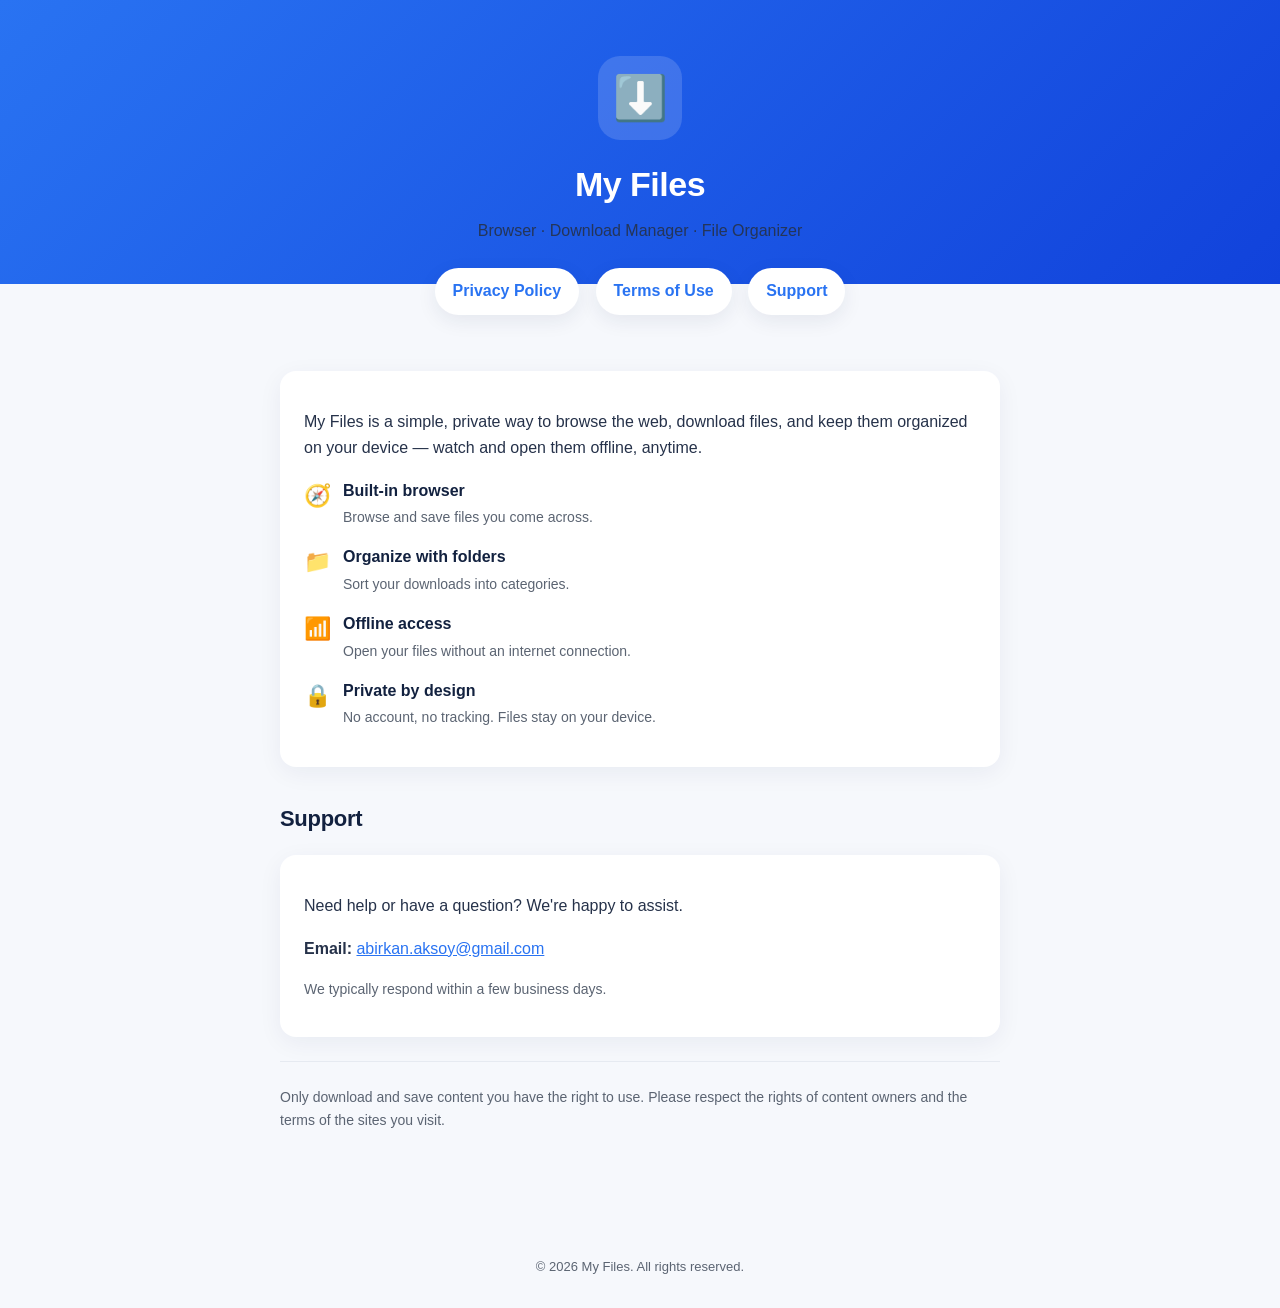
<file: index.html>
<!doctype html>
<html lang="en">
<head>
  <meta charset="utf-8">
  <meta name="viewport" content="width=device-width, initial-scale=1">
  <title>My Files — Browser &amp; Download Manager</title>
  <meta name="description" content="My Files is a browser, download manager and file organizer for iOS.">
  <link rel="stylesheet" href="style.css">
</head>
<body>
  <header class="hero">
    <div class="badge">⬇️</div>
    <h1>My Files</h1>
    <p>Browser · Download Manager · File Organizer</p>
  </header>

  <nav class="links">
    <a href="privacy.html">Privacy Policy</a>
    <a href="terms.html">Terms of Use</a>
    <a href="#support">Support</a>
  </nav>

  <div class="wrap">
    <div class="card">
      <p>My Files is a simple, private way to browse the web, download files, and keep them
      organized on your device — watch and open them offline, anytime.</p>

      <div class="feature"><div class="ic">🧭</div><div><b>Built-in browser</b><br>
        <span class="muted">Browse and save files you come across.</span></div></div>
      <div class="feature"><div class="ic">📁</div><div><b>Organize with folders</b><br>
        <span class="muted">Sort your downloads into categories.</span></div></div>
      <div class="feature"><div class="ic">📶</div><div><b>Offline access</b><br>
        <span class="muted">Open your files without an internet connection.</span></div></div>
      <div class="feature"><div class="ic">🔒</div><div><b>Private by design</b><br>
        <span class="muted">No account, no tracking. Files stay on your device.</span></div></div>
    </div>

    <h2 id="support">Support</h2>
    <div class="card">
      <p>Need help or have a question? We're happy to assist.</p>
      <p><b>Email:</b> <a href="mailto:abirkan.aksoy@gmail.com">abirkan.aksoy@gmail.com</a></p>
      <p class="muted">We typically respond within a few business days.</p>
    </div>

    <hr>
    <p class="muted">Only download and save content you have the right to use. Please respect
    the rights of content owners and the terms of the sites you visit.</p>
  </div>

  <footer>© 2026 My Files. All rights reserved.</footer>
</body>
</html>
</file>
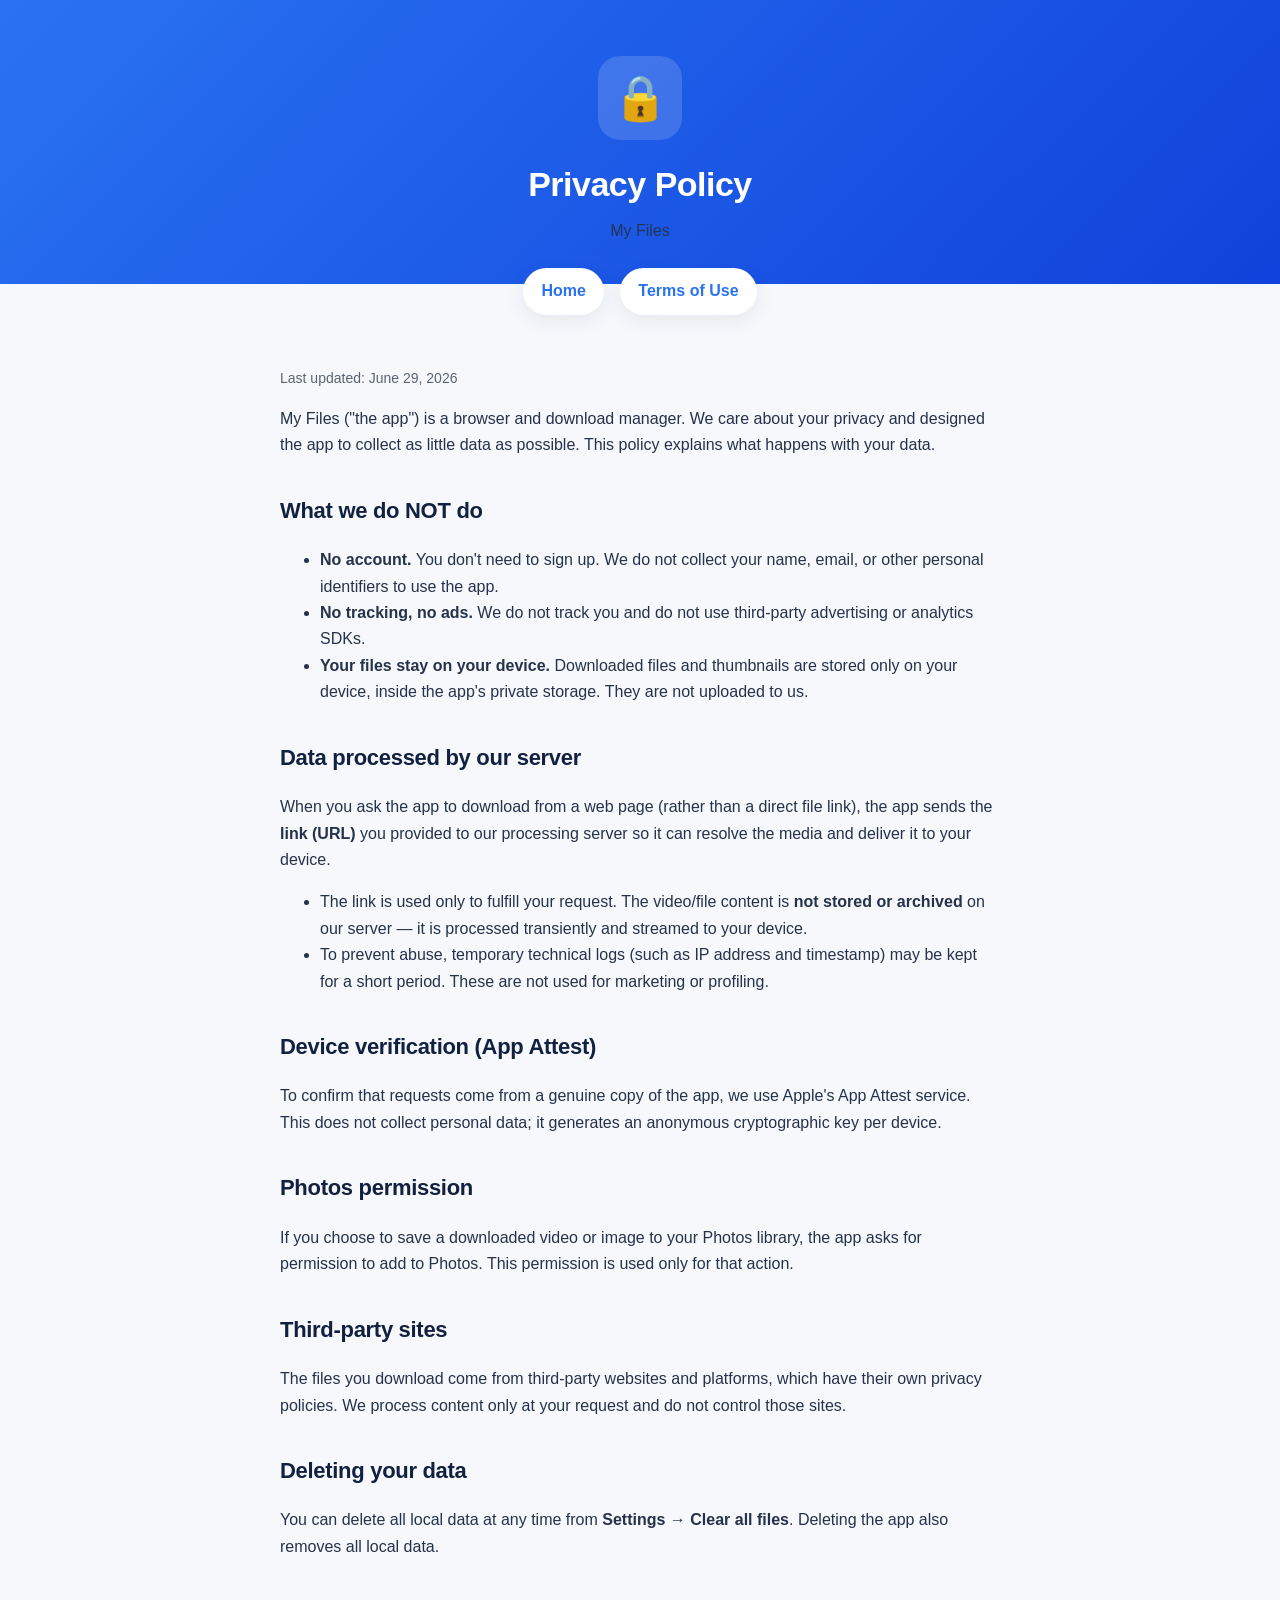
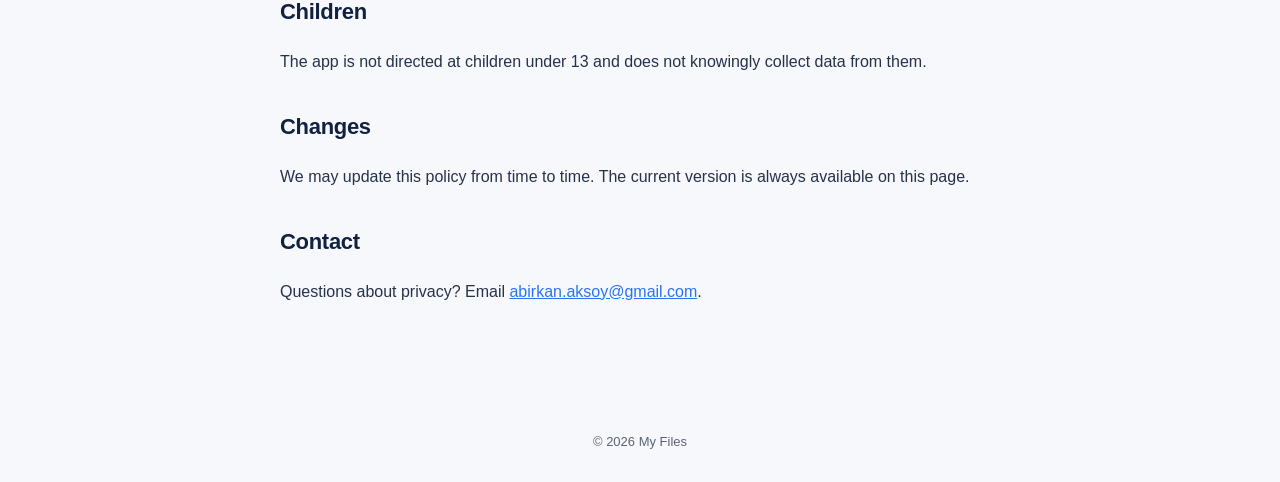
<file: privacy.html>
<!doctype html>
<html lang="en">
<head>
  <meta charset="utf-8">
  <meta name="viewport" content="width=device-width, initial-scale=1">
  <title>Privacy Policy — My Files</title>
  <link rel="stylesheet" href="style.css">
</head>
<body>
  <header class="hero">
    <div class="badge">🔒</div>
    <h1>Privacy Policy</h1>
    <p>My Files</p>
  </header>
  <nav class="links">
    <a href="index.html">Home</a>
    <a href="terms.html">Terms of Use</a>
  </nav>

  <div class="wrap">
    <p class="muted">Last updated: June 29, 2026</p>

    <p>My Files ("the app") is a browser and download manager. We care about your privacy and
    designed the app to collect as little data as possible. This policy explains what happens
    with your data.</p>

    <h2>What we do NOT do</h2>
    <ul>
      <li><b>No account.</b> You don't need to sign up. We do not collect your name, email, or
        other personal identifiers to use the app.</li>
      <li><b>No tracking, no ads.</b> We do not track you and do not use third-party advertising
        or analytics SDKs.</li>
      <li><b>Your files stay on your device.</b> Downloaded files and thumbnails are stored only
        on your device, inside the app's private storage. They are not uploaded to us.</li>
    </ul>

    <h2>Data processed by our server</h2>
    <p>When you ask the app to download from a web page (rather than a direct file link), the app
    sends the <b>link (URL)</b> you provided to our processing server so it can resolve the media
    and deliver it to your device.</p>
    <ul>
      <li>The link is used only to fulfill your request. The video/file content is <b>not stored
        or archived</b> on our server — it is processed transiently and streamed to your device.</li>
      <li>To prevent abuse, temporary technical logs (such as IP address and timestamp) may be
        kept for a short period. These are not used for marketing or profiling.</li>
    </ul>

    <h2>Device verification (App Attest)</h2>
    <p>To confirm that requests come from a genuine copy of the app, we use Apple's App Attest
    service. This does not collect personal data; it generates an anonymous cryptographic key
    per device.</p>

    <h2>Photos permission</h2>
    <p>If you choose to save a downloaded video or image to your Photos library, the app asks for
    permission to add to Photos. This permission is used only for that action.</p>

    <h2>Third-party sites</h2>
    <p>The files you download come from third-party websites and platforms, which have their own
    privacy policies. We process content only at your request and do not control those sites.</p>

    <h2>Deleting your data</h2>
    <p>You can delete all local data at any time from <b>Settings → Clear all files</b>. Deleting
    the app also removes all local data.</p>

    <h2>Children</h2>
    <p>The app is not directed at children under 13 and does not knowingly collect data from them.</p>

    <h2>Changes</h2>
    <p>We may update this policy from time to time. The current version is always available on this
    page.</p>

    <h2>Contact</h2>
    <p>Questions about privacy? Email
    <a href="mailto:abirkan.aksoy@gmail.com">abirkan.aksoy@gmail.com</a>.</p>
  </div>

  <footer>© 2026 My Files</footer>
</body>
</html>
</file>
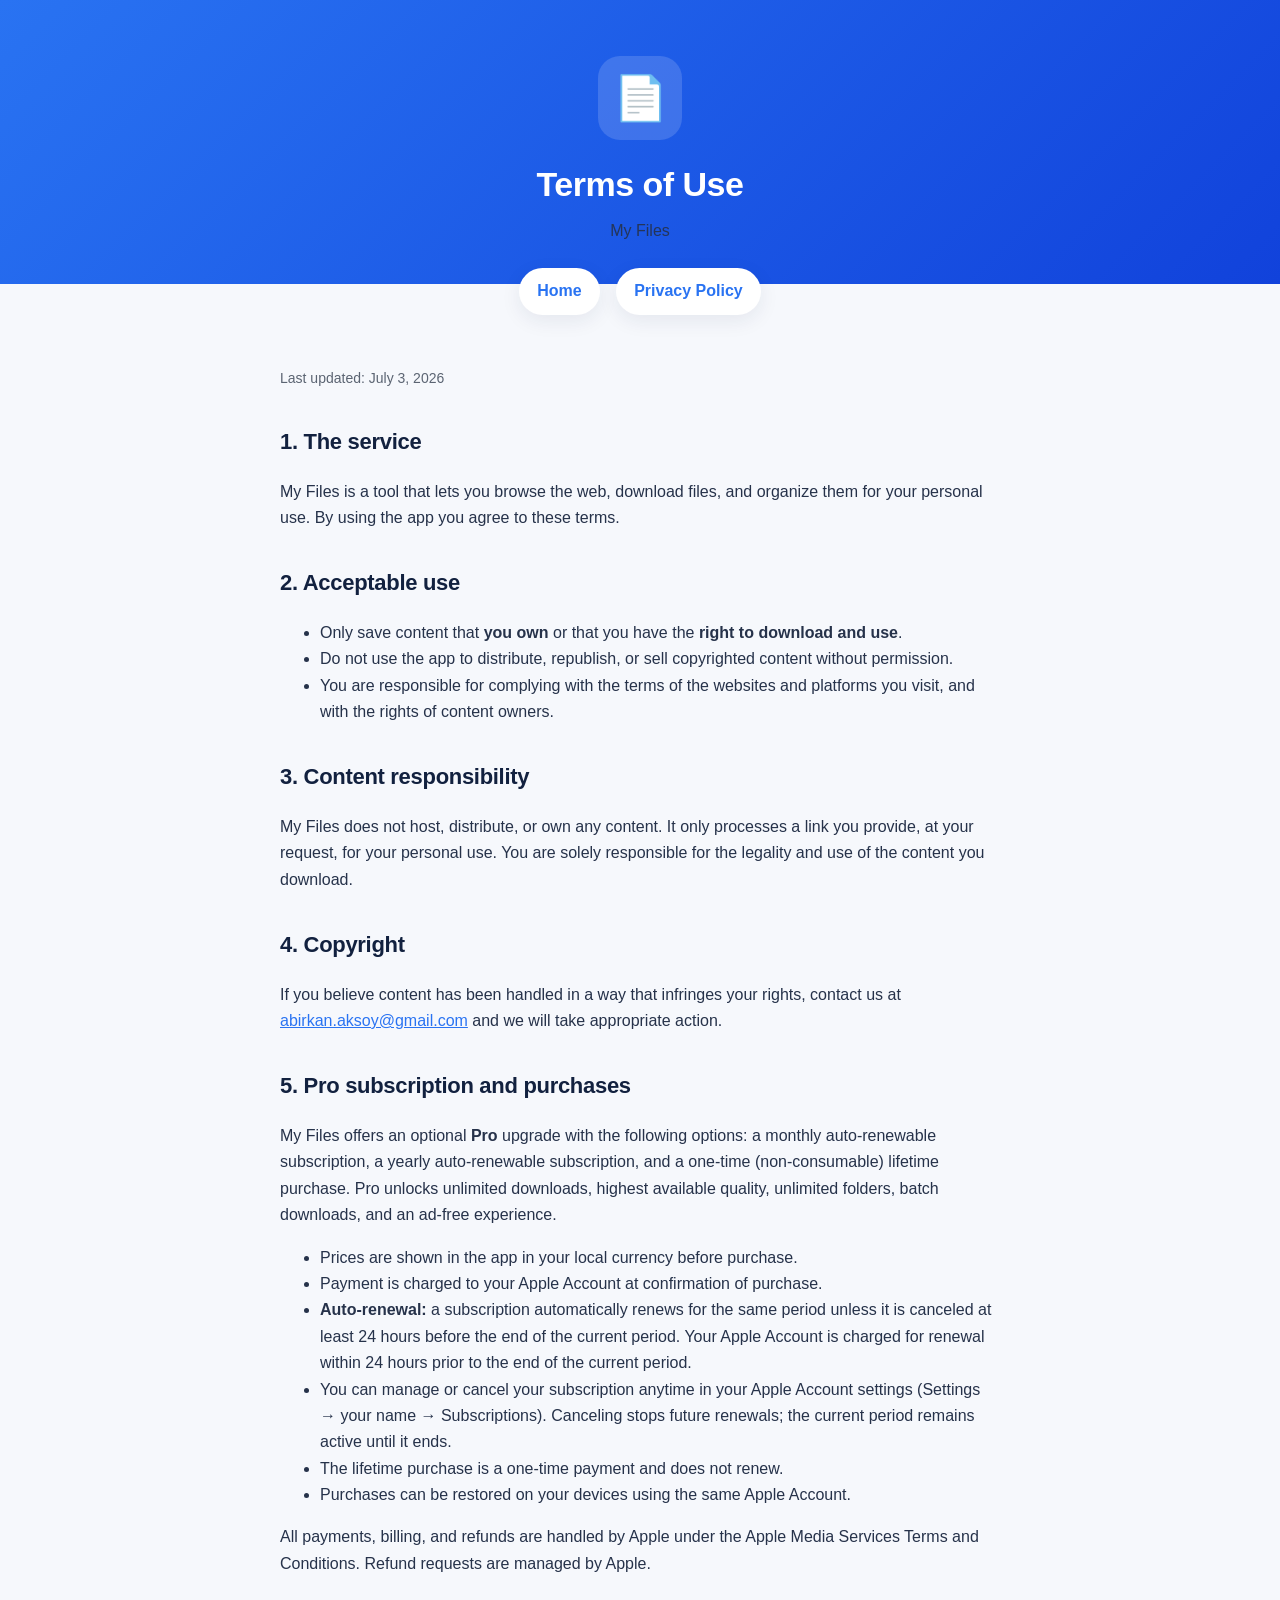
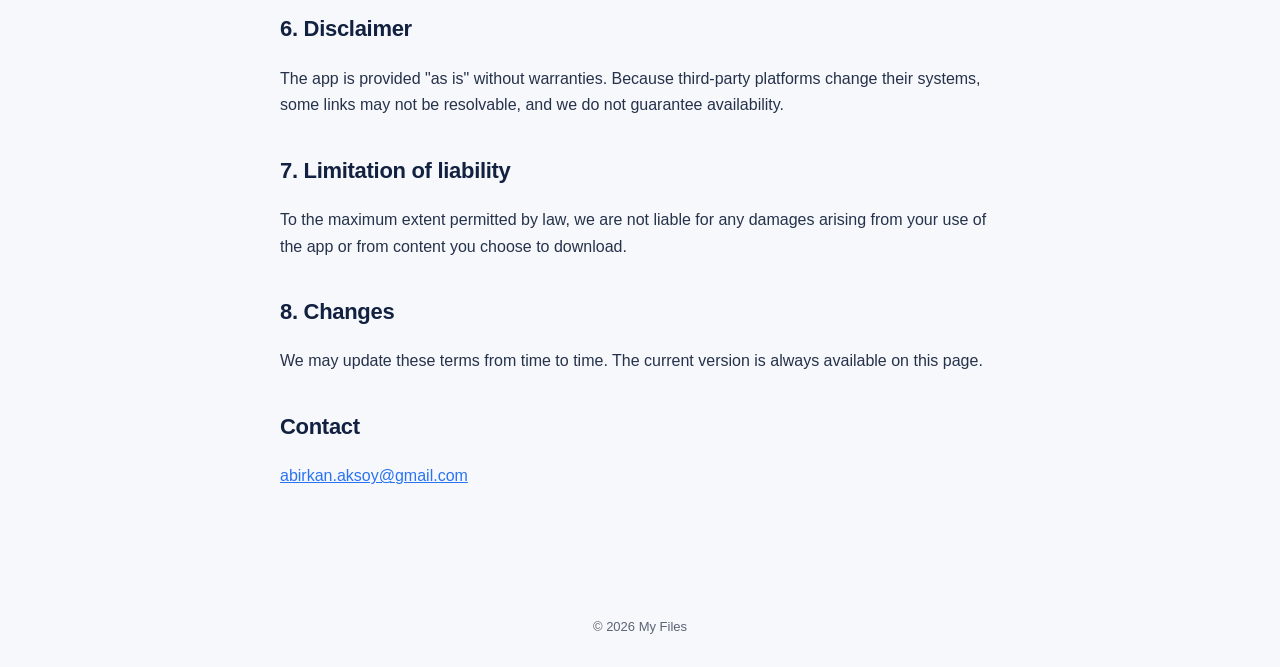
<file: terms.html>
<!doctype html>
<html lang="en">
<head>
  <meta charset="utf-8">
  <meta name="viewport" content="width=device-width, initial-scale=1">
  <title>Terms of Use — My Files</title>
  <link rel="stylesheet" href="style.css">
</head>
<body>
  <header class="hero">
    <div class="badge">📄</div>
    <h1>Terms of Use</h1>
    <p>My Files</p>
  </header>
  <nav class="links">
    <a href="index.html">Home</a>
    <a href="privacy.html">Privacy Policy</a>
  </nav>

  <div class="wrap">
    <p class="muted">Last updated: July 3, 2026</p>

    <h2>1. The service</h2>
    <p>My Files is a tool that lets you browse the web, download files, and organize them for your
    personal use. By using the app you agree to these terms.</p>

    <h2>2. Acceptable use</h2>
    <ul>
      <li>Only save content that <b>you own</b> or that you have the <b>right to download and
        use</b>.</li>
      <li>Do not use the app to distribute, republish, or sell copyrighted content without
        permission.</li>
      <li>You are responsible for complying with the terms of the websites and platforms you
        visit, and with the rights of content owners.</li>
    </ul>

    <h2>3. Content responsibility</h2>
    <p>My Files does not host, distribute, or own any content. It only processes a link you
    provide, at your request, for your personal use. You are solely responsible for the legality
    and use of the content you download.</p>

    <h2>4. Copyright</h2>
    <p>If you believe content has been handled in a way that infringes your rights, contact us at
    <a href="mailto:abirkan.aksoy@gmail.com">abirkan.aksoy@gmail.com</a> and we will take
    appropriate action.</p>

    <h2>5. Pro subscription and purchases</h2>
    <p>My Files offers an optional <b>Pro</b> upgrade with the following options: a monthly
    auto-renewable subscription, a yearly auto-renewable subscription, and a one-time
    (non-consumable) lifetime purchase. Pro unlocks unlimited downloads, highest available quality,
    unlimited folders, batch downloads, and an ad-free experience.</p>
    <ul>
      <li>Prices are shown in the app in your local currency before purchase.</li>
      <li>Payment is charged to your Apple Account at confirmation of purchase.</li>
      <li><b>Auto-renewal:</b> a subscription automatically renews for the same period unless it is
        canceled at least 24 hours before the end of the current period. Your Apple Account is
        charged for renewal within 24 hours prior to the end of the current period.</li>
      <li>You can manage or cancel your subscription anytime in your Apple Account settings
        (Settings → your name → Subscriptions). Canceling stops future renewals; the current period
        remains active until it ends.</li>
      <li>The lifetime purchase is a one-time payment and does not renew.</li>
      <li>Purchases can be restored on your devices using the same Apple Account.</li>
    </ul>
    <p>All payments, billing, and refunds are handled by Apple under the Apple Media Services Terms
    and Conditions. Refund requests are managed by Apple.</p>

    <h2>6. Disclaimer</h2>
    <p>The app is provided "as is" without warranties. Because third-party platforms change their
    systems, some links may not be resolvable, and we do not guarantee availability.</p>

    <h2>7. Limitation of liability</h2>
    <p>To the maximum extent permitted by law, we are not liable for any damages arising from your
    use of the app or from content you choose to download.</p>

    <h2>8. Changes</h2>
    <p>We may update these terms from time to time. The current version is always available on this
    page.</p>

    <h2>Contact</h2>
    <p><a href="mailto:abirkan.aksoy@gmail.com">abirkan.aksoy@gmail.com</a></p>
  </div>

  <footer>© 2026 My Files</footer>
</body>
</html>
</file>
<file: style.css>
:root {
  --brand: #2973F2;
  --brand-deep: #1142DB;
  --ink: #12213f;
  --muted: #5b6472;
  --bg: #f6f8fc;
  --card: #ffffff;
}
* { box-sizing: border-box; }
body {
  margin: 0;
  font-family: -apple-system, BlinkMacSystemFont, "Segoe UI", Roboto, Helvetica, Arial, sans-serif;
  color: var(--ink);
  background: var(--bg);
  line-height: 1.65;
}
.wrap { max-width: 760px; margin: 0 auto; padding: 32px 20px 80px; }
header.hero {
  text-align: center;
  padding: 56px 20px 40px;
  background: linear-gradient(135deg, var(--brand), var(--brand-deep));
  color: #fff;
}
.badge {
  width: 84px; height: 84px; border-radius: 22px;
  background: rgba(255,255,255,.15);
  display: inline-flex; align-items: center; justify-content: center;
  font-size: 44px; margin-bottom: 16px;
}
header.hero h1 { margin: 0; font-size: 34px; letter-spacing: -0.5px; }
header.hero p { margin: 6px 0 0; opacity: .9; }
nav.links { text-align: center; margin: -22px auto 0; max-width: 760px; padding: 0 20px; }
nav.links a {
  display: inline-block; margin: 6px; padding: 10px 18px;
  background: var(--card); color: var(--brand); text-decoration: none;
  border-radius: 999px; font-weight: 600; box-shadow: 0 6px 20px rgba(20,40,80,.08);
}
h2 { margin-top: 34px; font-size: 22px; letter-spacing: -0.3px; }
h3 { margin-top: 22px; font-size: 17px; }
p, li { color: #26324a; }
.muted { color: var(--muted); font-size: 14px; }
.card {
  background: var(--card); border-radius: 16px; padding: 22px 24px;
  box-shadow: 0 6px 24px rgba(20,40,80,.06); margin-top: 18px;
}
a { color: var(--brand); }
.feature { display: flex; gap: 12px; align-items: flex-start; margin: 14px 0; }
.feature .ic { font-size: 22px; }
footer { text-align: center; padding: 30px 20px; color: var(--muted); font-size: 13px; }
hr { border: none; border-top: 1px solid #e6eaf1; margin: 24px 0; }
</file>
